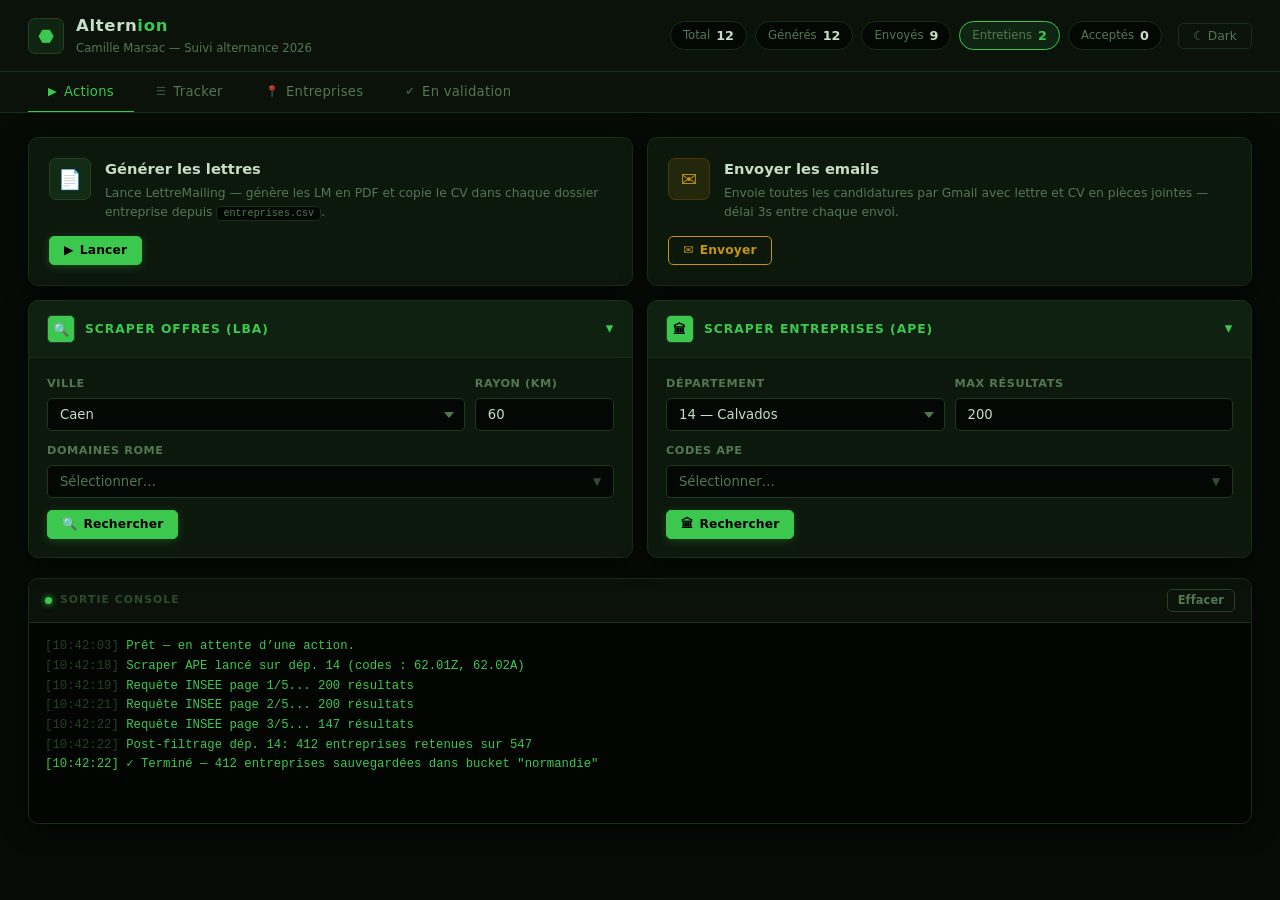
<file: src/main/resources/preview/index.html>
<!DOCTYPE html>
<html lang="fr" data-theme="dark">
<head>
  <meta charset="UTF-8">
  <title>Alternion — Preview</title>
  <meta name="viewport" content="width=device-width, initial-scale=1">
  <link rel="stylesheet" href="style.css">
</head>
<body>

<!-- ── Header ─────────────────────────────────────────────────── -->
<header class="hdr">
  <div class="hdr-brand">
    <div class="hdr-icon">&#11043;</div>
    <div>
      <div class="hdr-logo">Altern<span>ion</span></div>
      <div class="hdr-sub">Camille Marsac &mdash; Suivi alternance 2026</div>
    </div>
  </div>
  <div class="hdr-stats">
    <div class="stat-chip"><span>Total</span><span class="val">12</span></div>
    <div class="stat-chip"><span>G&eacute;n&eacute;r&eacute;s</span><span class="val">12</span></div>
    <div class="stat-chip"><span>Envoy&eacute;s</span><span class="val">9</span></div>
    <div class="stat-chip hi"><span>Entretiens</span><span class="val">2</span></div>
    <div class="stat-chip"><span>Accept&eacute;s</span><span class="val">0</span></div>
  </div>
  <button class="theme-btn" id="themeBtn" onclick="toggleTheme()">&#9790; Dark</button>
</header>

<!-- ── Tabs ───────────────────────────────────────────────────── -->
<nav class="tabs">
  <button class="tab on" onclick="switchTab(this,'pActions')">
    <span class="tab-ico">&#9654;</span>Actions
  </button>
  <button class="tab" onclick="switchTab(this,'pTracker')">
    <span class="tab-ico">&#9776;</span>Tracker
  </button>
  <button class="tab" onclick="switchTab(this,'pOffres')">
    <span class="tab-ico">&#128205;</span>Entreprises
  </button>
  <button class="tab" onclick="switchTab(this,'pCsv')">
    <span class="tab-ico">&#10004;</span>En validation
  </button>
</nav>

<!-- ══════════════════════════════════════════════════════════════
     PANE : ACTIONS
══════════════════════════════════════════════════════════════════ -->
<div id="pActions" class="pane on">

  <!-- Rang 1 : actions simples -->
  <div class="act-top-row">

    <!-- Générer les lettres -->
    <div class="act-card">
      <div class="act-card-top">
        <div class="act-card-ico">&#128196;</div>
        <div>
          <div class="act-card-title">G&eacute;n&eacute;rer les lettres</div>
          <div class="act-card-desc">Lance LettreMailing &mdash; g&eacute;n&egrave;re les LM en PDF et copie le CV dans chaque dossier entreprise depuis <code>entreprises.csv</code>.</div>
        </div>
      </div>
      <div>
        <button class="btn btn-g btn-sm">&#9654;&ensp;Lancer</button>
      </div>
    </div>

    <!-- Envoyer les emails -->
    <div class="act-card">
      <div class="act-card-top">
        <div class="act-card-ico" style="background:rgba(196,150,14,.12);border-color:#4a3808;color:var(--wrn)">&#9993;</div>
        <div>
          <div class="act-card-title">Envoyer les emails</div>
          <div class="act-card-desc">Envoie toutes les candidatures par Gmail avec lettre et CV en pi&egrave;ces jointes &mdash; d&eacute;lai 3s entre chaque envoi.</div>
        </div>
      </div>
      <div>
        <button class="btn btn-w btn-sm">&#9993;&ensp;Envoyer</button>
      </div>
    </div>

  </div><!-- /act-top-row -->

  <!-- Rang 2 : scrapers (collapsibles) -->
  <div class="act-bottom-row">

    <!-- Scraper offres LBA -->
    <div class="card">
      <button class="card-hdr open" onclick="toggleCard(this)">
        <div class="card-hdr-left">
          <div class="card-hdr-ico">&#128269;</div>
          <span>Scraper offres (LBA)</span>
        </div>
        <span class="chev">&#9654;</span>
      </button>
      <div class="card-body open">
        <div class="frow fc31">
          <div>
            <label class="flbl">Ville</label>
            <select class="fsel">
              <option>Caen</option>
              <option>Rouen</option>
              <option>&Eacute;vreux</option>
              <option>Argentan</option>
              <option>Granville</option>
              <option>Autre&hellip;</option>
            </select>
          </div>
          <div>
            <label class="flbl">Rayon (km)</label>
            <input class="finp" value="60">
          </div>
        </div>

        <div>
          <label class="flbl">Domaines ROME</label>
          <div class="ms" id="msRome">
            <button class="ms-btn" onclick="toggleMs('msRome')" type="button">
              <span class="ms-lbl" id="msRomeLbl">S&eacute;lectionner&hellip;</span>
              <span class="ms-arr">&#9660;</span>
            </button>
            <div class="ms-panel" id="msRomePanel">
              <div class="ms-grp">
                <div class="ms-glbl">Informatique</div>
                <div class="mi"><input type="checkbox" id="rM1805"><label for="rM1805">M1805 &mdash; D&eacute;veloppement informatique</label></div>
                <div class="mi"><input type="checkbox" id="rM1810"><label for="rM1810">M1810 &mdash; Production &amp; exploitation SI</label></div>
                <div class="mi"><input type="checkbox" id="rM1802"><label for="rM1802">M1802 &mdash; Expertise &amp; support SI</label></div>
                <div class="mi"><input type="checkbox" id="rM1806"><label for="rM1806">M1806 &mdash; Conseil &amp; MOA SI</label></div>
                <div class="mi"><input type="checkbox" id="rM1801"><label for="rM1801">M1801 &mdash; Administration SI</label></div>
                <div class="mi"><input type="checkbox" id="rM1803"><label for="rM1803">M1803 &mdash; Direction des SI</label></div>
                <div class="mi"><input type="checkbox" id="rM1804"><label for="rM1804">M1804 &mdash; D&eacute;veloppement jeux vid&eacute;o</label></div>
              </div>
              <div class="ms-grp">
                <div class="ms-glbl">Restauration &amp; H&ocirc;tellerie</div>
                <div class="mi"><input type="checkbox" id="rH2101"><label for="rH2101">H2101 &mdash; Service en restauration</label></div>
                <div class="mi"><input type="checkbox" id="rH2102"><label for="rH2102">H2102 &mdash; Management restauration</label></div>
                <div class="mi"><input type="checkbox" id="rH2301"><label for="rH2301">H2301 &mdash; Cuisine (commis, cuisinier)</label></div>
                <div class="mi"><input type="checkbox" id="rG1703"><label for="rG1703">G1703 &mdash; R&eacute;ception h&ocirc;teli&egrave;re</label></div>
                <div class="mi"><input type="checkbox" id="rG1801"><label for="rG1801">G1801 &mdash; Portier, voiturier</label></div>
              </div>
              <div class="ms-grp">
                <div class="ms-glbl">Commerce &amp; Grande distribution</div>
                <div class="mi"><input type="checkbox" id="rD1505"><label for="rD1505">D1505 &mdash; H&ocirc;tesse / personnel de caisse</label></div>
                <div class="mi"><input type="checkbox" id="rD1507"><label for="rD1507">D1507 &mdash; Mise en rayon libre-service</label></div>
                <div class="mi"><input type="checkbox" id="rD1211"><label for="rD1211">D1211 &mdash; Vente en alimentation</label></div>
                <div class="mi"><input type="checkbox" id="rD1212"><label for="rD1212">D1212 &mdash; Vente habillement &amp; accessoires</label></div>
                <div class="mi"><input type="checkbox" id="rD1106"><label for="rD1106">D1106 &mdash; Vente &eacute;quipement maison</label></div>
              </div>
              <div class="ms-grp">
                <div class="ms-glbl">Accueil &amp; Services</div>
                <div class="mi"><input type="checkbox" id="rM1601"><label for="rM1601">M1601 &mdash; Accueil &amp; renseignements</label></div>
                <div class="mi"><input type="checkbox" id="rK1304"><label for="rK1304">K1304 &mdash; Services domestiques</label></div>
                <div class="mi"><input type="checkbox" id="rN1103"><label for="rN1103">N1103 &mdash; Magasinage &amp; stockage</label></div>
                <div class="mi"><input type="checkbox" id="rN1105"><label for="rN1105">N1105 &mdash; Manutention</label></div>
              </div>
            </div>
          </div>
        </div>

        <button class="btn btn-g btn-sm">&#128269;&ensp;Rechercher</button>
      </div>
    </div>

    <!-- Scraper entreprises APE -->
    <div class="card">
      <button class="card-hdr open" onclick="toggleCard(this)">
        <div class="card-hdr-left">
          <div class="card-hdr-ico">&#127963;</div>
          <span>Scraper entreprises (APE)</span>
        </div>
        <span class="chev">&#9654;</span>
      </button>
      <div class="card-body open">
        <div class="frow fc2">
          <div>
            <label class="flbl">D&eacute;partement</label>
            <select class="fsel">
              <option>14 &mdash; Calvados</option>
              <option>27 &mdash; Eure</option>
              <option>50 &mdash; Manche</option>
              <option>61 &mdash; Orne</option>
              <option>76 &mdash; Seine-Maritime</option>
              <option>Autre&hellip;</option>
            </select>
          </div>
          <div>
            <label class="flbl">Max r&eacute;sultats</label>
            <input class="finp" value="200">
          </div>
        </div>

        <div>
          <label class="flbl">Codes APE</label>
          <div class="ms" id="msApe">
            <button class="ms-btn" onclick="toggleMs('msApe')" type="button">
              <span class="ms-lbl" id="msApeLbl">S&eacute;lectionner&hellip;</span>
              <span class="ms-arr">&#9660;</span>
            </button>
            <div class="ms-panel" id="msApePanel">
              <div class="ms-grp">
                <div class="ms-glbl">Informatique &amp; Num&eacute;rique</div>
                <div class="mi"><input type="checkbox" id="a6201Z"><label for="a6201Z">62.01Z &mdash; Programmation informatique</label></div>
                <div class="mi"><input type="checkbox" id="a6202A"><label for="a6202A">62.02A &mdash; Conseil syst&egrave;mes &amp; logiciels</label></div>
                <div class="mi"><input type="checkbox" id="a6202B"><label for="a6202B">62.02B &mdash; Tierce maintenance SI</label></div>
                <div class="mi"><input type="checkbox" id="a6203Z"><label for="a6203Z">62.03Z &mdash; Gestion installations info.</label></div>
                <div class="mi"><input type="checkbox" id="a6209Z"><label for="a6209Z">62.09Z &mdash; Autres activit&eacute;s info.</label></div>
                <div class="mi"><input type="checkbox" id="a6311Z"><label for="a6311Z">63.11Z &mdash; H&eacute;bergement &amp; donn&eacute;es</label></div>
                <div class="mi"><input type="checkbox" id="a5829C"><label for="a5829C">58.29C &mdash; &Eacute;dition logiciels applicatifs</label></div>
                <div class="mi"><input type="checkbox" id="a7112B"><label for="a7112B">71.12B &mdash; Ing&eacute;nierie &amp; bureau d&rsquo;&eacute;tudes</label></div>
              </div>
              <div class="ms-grp">
                <div class="ms-glbl">Restauration &amp; H&ocirc;tellerie</div>
                <div class="mi"><input type="checkbox" id="a5610A"><label for="a5610A">56.10A &mdash; Restauration traditionnelle</label></div>
                <div class="mi"><input type="checkbox" id="a5610B"><label for="a5610B">56.10B &mdash; Caf&eacute;t&eacute;rias &amp; libres-services</label></div>
                <div class="mi"><input type="checkbox" id="a5621Z"><label for="a5621Z">56.21Z &mdash; Traiteurs &amp; r&eacute;ceptions</label></div>
                <div class="mi"><input type="checkbox" id="a5629A"><label for="a5629A">56.29A &mdash; Restauration collective</label></div>
                <div class="mi"><input type="checkbox" id="a5630Z"><label for="a5630Z">56.30Z &mdash; D&eacute;bits de boissons</label></div>
                <div class="mi"><input type="checkbox" id="a5510Z"><label for="a5510Z">55.10Z &mdash; H&ocirc;tels &amp; h&eacute;bergement</label></div>
              </div>
              <div class="ms-grp">
                <div class="ms-glbl">Commerce &amp; Grande distribution</div>
                <div class="mi"><input type="checkbox" id="a4711B"><label for="a4711B">47.11B &mdash; Supermarch&eacute;s</label></div>
                <div class="mi"><input type="checkbox" id="a4711F"><label for="a4711F">47.11F &mdash; Hypermarch&eacute;s</label></div>
                <div class="mi"><input type="checkbox" id="a4729Z"><label for="a4729Z">47.29Z &mdash; Autres commerces alimentaires</label></div>
                <div class="mi"><input type="checkbox" id="a4771Z"><label for="a4771Z">47.71Z &mdash; Commerce habillement</label></div>
                <div class="mi"><input type="checkbox" id="a4772Z"><label for="a4772Z">47.72Z &mdash; Commerce chaussures</label></div>
              </div>
              <div class="ms-grp">
                <div class="ms-glbl">Services aux personnes</div>
                <div class="mi"><input type="checkbox" id="a8121Z"><label for="a8121Z">81.21Z &mdash; Nettoyage courant b&acirc;timents</label></div>
                <div class="mi"><input type="checkbox" id="a9601A"><label for="a9601A">96.01A &mdash; Blanchisseries &amp; laveries</label></div>
                <div class="mi"><input type="checkbox" id="a8810A"><label for="a8810A">88.10A &mdash; Aide &agrave; domicile</label></div>
                <div class="mi"><input type="checkbox" id="a8010Z"><label for="a8010Z">80.10Z &mdash; S&eacute;curit&eacute; priv&eacute;e</label></div>
              </div>
            </div>
          </div>
        </div>

        <button class="btn btn-g btn-sm">&#127963;&ensp;Rechercher</button>
      </div>
    </div>

  </div><!-- /act-bottom-row -->

  <!-- Console -->
  <div class="con-wrap">
    <div class="con-hdr">
      <span class="con-lbl">
        <span class="con-dot"></span>
        Sortie console
      </span>
      <button class="btn btn-o btn-xs">Effacer</button>
    </div>
    <div class="con-box"><span class="con-line-dim">[10:42:03]</span> <span class="con-line-ok">Pr&ecirc;t &mdash; en attente d&rsquo;une action.</span>
<span class="con-line-dim">[10:42:18]</span> <span class="con-line-ok">Scraper APE lanc&eacute; sur d&eacute;p. 14 (codes : 62.01Z, 62.02A)</span>
<span class="con-line-dim">[10:42:19]</span> Requ&ecirc;te INSEE page 1/5... 200 r&eacute;sultats
<span class="con-line-dim">[10:42:21]</span> Requ&ecirc;te INSEE page 2/5... 200 r&eacute;sultats
<span class="con-line-dim">[10:42:22]</span> Requ&ecirc;te INSEE page 3/5... 147 r&eacute;sultats
<span class="con-line-dim">[10:42:22]</span> Post-filtrage d&eacute;p. 14: 412 entreprises retenues sur 547
<span class="con-line-ok">[10:42:22]</span> <span class="con-line-ok">&#10003; Termin&eacute; &mdash; 412 entreprises sauvegard&eacute;es dans bucket "normandie"</span></div>
  </div>

</div><!-- /pActions -->

<!-- ══════════════════════════════════════════════════════════════
     PANE : TRACKER
══════════════════════════════════════════════════════════════════ -->
<div id="pTracker" class="pane">

  <div class="tbl-wrap">
    <table class="tbl">
      <thead>
        <tr>
          <th style="width:28%">Soci&eacute;t&eacute;</th>
          <th style="width:24%">Email</th>
          <th style="width:11%">G&eacute;n&eacute;r&eacute;</th>
          <th style="width:11%">Envoy&eacute;</th>
          <th style="width:12%">Statut</th>
          <th class="tal">Notes</th>
          <th style="width:60px"></th>
        </tr>
      </thead>
      <tbody>

        <!-- Row 1 : entretien -->
        <tr class="erow xp" onclick="toggleRow(this)">
          <td><span class="expand-ico">&#9654;</span>Sopra Steria Normandie</td>
          <td>alternance@sopra.fr</td>
          <td>15/02/2026</td>
          <td>16/02/2026</td>
          <td><span class="bdg bdg-entret">Entretien</span></td>
          <td>RDV 05/03 14h</td>
          <td class="row-acts">
            <button class="btn btn-o btn-xs">&#9998;</button>
          </td>
        </tr>
        <tr class="drow" id="det-1">
          <td colspan="7">
            <div class="det-box">
              <div class="dl"><span class="dk">Adresse</span><span class="dv">Normandie Park, 14000 Caen</span></div>
              <div class="dl"><span class="dk">Email</span><span class="dv">alternance@sopra.fr</span></div>
              <div class="dl"><span class="dk">Notes compl&egrave;tes</span><span class="dv">RDV t&eacute;l&eacute;phonique le 05/03 &agrave; 14h avec M. Laurent</span></div>
              <div class="dl"><span class="dk">Statut</span><span class="dv"><select class="stat-sel"><option>entretien</option><option>envoy&eacute;</option><option>g&eacute;n&eacute;r&eacute;</option><option>accept&eacute;</option><option>refus&eacute;</option></select></span></div>
            </div>
          </td>
        </tr>

        <!-- Row 2 : entretien -->
        <tr class="erow" onclick="toggleRow(this)">
          <td><span class="expand-ico">&#9654;</span>TechSolutions SAS</td>
          <td>rh@techsolutions-caen.fr</td>
          <td>18/02/2026</td>
          <td>19/02/2026</td>
          <td><span class="bdg bdg-entret">Entretien</span></td>
          <td>Email de relance ok</td>
          <td class="row-acts">
            <button class="btn btn-o btn-xs">&#9998;</button>
          </td>
        </tr>
        <tr class="drow" style="display:none" id="det-2">
          <td colspan="7">
            <div class="det-box">
              <div class="dl"><span class="dk">Adresse</span><span class="dv">14 Rue Alfred Kastler, 14000 Caen</span></div>
              <div class="dl"><span class="dk">Email</span><span class="dv">rh@techsolutions-caen.fr</span></div>
              <div class="dl"><span class="dk">Site</span><span class="dv"><a href="#" class="site-link">techsolutions-caen.fr</a></span></div>
              <div class="dl"><span class="dk">Statut</span><span class="dv"><select class="stat-sel"><option>entretien</option><option>envoy&eacute;</option></select></span></div>
            </div>
          </td>
        </tr>

        <!-- Row 3 : envoyé -->
        <tr class="erow" onclick="toggleRow(this)">
          <td><span class="expand-ico">&#9654;</span>H&ocirc;tel Normandy</td>
          <td>rh@hotelnormandy.fr</td>
          <td>20/02/2026</td>
          <td>21/02/2026</td>
          <td><span class="bdg bdg-envoye">Envoy&eacute;</span></td>
          <td>&mdash;</td>
          <td class="row-acts">
            <button class="btn btn-o btn-xs">&#9998;</button>
          </td>
        </tr>
        <tr class="drow" style="display:none">
          <td colspan="7">
            <div class="det-box">
              <div class="dl"><span class="dk">Adresse</span><span class="dv">19 Rue Jeanne d'Arc, 14000 Caen</span></div>
              <div class="dl"><span class="dk">Email</span><span class="dv">rh@hotelnormandy.fr</span></div>
              <div class="dl"><span class="dk">Statut</span><span class="dv"><select class="stat-sel"><option>envoy&eacute;</option><option>entretien</option></select></span></div>
            </div>
          </td>
        </tr>

        <!-- Row 4 : envoyé -->
        <tr class="erow" onclick="toggleRow(this)">
          <td><span class="expand-ico">&#9654;</span>Restaurant Le Normand</td>
          <td>contact@lenormand.fr</td>
          <td>22/02/2026</td>
          <td>23/02/2026</td>
          <td><span class="bdg bdg-envoye">Envoy&eacute;</span></td>
          <td>&mdash;</td>
          <td class="row-acts">
            <button class="btn btn-o btn-xs">&#9998;</button>
          </td>
        </tr>
        <tr class="drow" style="display:none">
          <td colspan="7">
            <div class="det-box">
              <div class="dl"><span class="dk">Adresse</span><span class="dv">8 Place de la R&eacute;publique, 14000 Caen</span></div>
              <div class="dl"><span class="dk">Email</span><span class="dv">contact@lenormand.fr</span></div>
              <div class="dl"><span class="dk">Statut</span><span class="dv"><select class="stat-sel"><option>envoy&eacute;</option><option>entretien</option></select></span></div>
            </div>
          </td>
        </tr>

        <!-- Row 5 : généré -->
        <tr class="erow" onclick="toggleRow(this)">
          <td><span class="expand-ico">&#9654;</span>Carrefour Market H&eacute;rouville</td>
          <td>&mdash;</td>
          <td>24/02/2026</td>
          <td>&mdash;</td>
          <td><span class="bdg bdg-gen">G&eacute;n&eacute;r&eacute;</span></td>
          <td>&mdash;</td>
          <td class="row-acts">
            <button class="btn btn-o btn-xs">&#9998;</button>
          </td>
        </tr>
        <tr class="drow" style="display:none">
          <td colspan="7">
            <div class="det-box">
              <div class="dl"><span class="dk">Adresse</span><span class="dv">Av. de la C&ocirc;te de Nacre, 14200 H&eacute;rouville-Saint-Clair</span></div>
              <div class="dl"><span class="dk">Email</span><span class="dv">non renseign&eacute;</span></div>
              <div class="dl"><span class="dk">Statut</span><span class="dv"><select class="stat-sel"><option>g&eacute;n&eacute;r&eacute;</option><option>envoy&eacute;</option></select></span></div>
            </div>
          </td>
        </tr>

      </tbody>
    </table>
  </div>

</div><!-- /pTracker -->

<!-- ══════════════════════════════════════════════════════════════
     PANE : ENTREPRISES (buckets)
══════════════════════════════════════════════════════════════════ -->
<div id="pOffres" class="pane">

  <div class="bkt-bar">
    <button class="bkt-pill on">Tout <span class="cnt">47</span></button>
    <button class="bkt-pill">avec-offre <span class="cnt">18</span></button>
    <button class="bkt-pill">sans-offre <span class="cnt">21</span></button>
    <button class="bkt-pill">normandie <span class="cnt">8</span></button>
    <div class="bkt-acts">
      <button class="btn btn-o btn-xs">Vider</button>
      <button class="btn btn-d btn-xs">Supprimer</button>
    </div>
  </div>

  <p class="pane-note">
    Cliquez sur une ligne pour afficher les d&eacute;tails. Cliquez sur <strong>Valider &rarr;</strong> pour transf&eacute;rer dans <em>En validation</em>.
  </p>

  <div class="tbl-wrap">
    <table class="tbl">
      <thead>
        <tr>
          <th style="width:35%" class="tal">Soci&eacute;t&eacute;</th>
          <th style="width:20%" class="tal">CP / Ville</th>
          <th style="width:22%" class="tal">Domaine</th>
          <th style="width:10%" class="tal">Source</th>
          <th style="width:13%"></th>
        </tr>
      </thead>
      <tbody>

        <!-- Row 1 expanded -->
        <tr class="erow xp" onclick="toggleRow(this)">
          <td class="tal"><span class="expand-ico">&#9654;</span>TechSolutions SAS</td>
          <td class="tal">14000 Caen</td>
          <td class="tal">Programmation informatique</td>
          <td class="tal"><span class="bdg bdg-offre">Offre</span></td>
          <td><div class="row-acts"><button class="btn btn-g btn-xs">Valider &rarr;</button></div></td>
        </tr>
        <tr class="drow" id="det-ent-1">
          <td colspan="5">
            <div class="det-box">
              <div class="dl"><span class="dk">Nom complet</span><span class="dv">TechSolutions SAS</span></div>
              <div class="dl"><span class="dk">Adresse</span><span class="dv">14 Rue Alfred Kastler, 14000 Caen</span></div>
              <div class="dl"><span class="dk">SIRET</span><span class="dv">82341905700018</span></div>
              <div class="dl"><span class="dk">APE</span><span class="dv">62.01Z &mdash; Programmation informatique</span></div>
              <div class="dl"><span class="dk">Site web</span><span class="dv"><a href="#" class="site-link">techsolutions-caen.fr</a></span></div>
              <div class="dl"><span class="dk">Email</span><span class="dv">contact@techsolutions-caen.fr</span></div>
            </div>
          </td>
        </tr>

        <!-- Row 2 -->
        <tr class="erow" onclick="toggleRow(this)">
          <td class="tal"><span class="expand-ico">&#9654;</span>H&ocirc;tel Normandy &amp; Spa</td>
          <td class="tal">14000 Caen</td>
          <td class="tal">H&ocirc;tels &amp; h&eacute;bergement</td>
          <td class="tal"><span class="bdg bdg-offre">Offre</span></td>
          <td><div class="row-acts"><button class="btn btn-g btn-xs">Valider &rarr;</button></div></td>
        </tr>
        <tr class="drow" style="display:none">
          <td colspan="5">
            <div class="det-box">
              <div class="dl"><span class="dk">Adresse</span><span class="dv">19 Rue Jeanne d'Arc, 14000 Caen</span></div>
              <div class="dl"><span class="dk">APE</span><span class="dv">55.10Z &mdash; H&ocirc;tels &amp; h&eacute;bergement</span></div>
              <div class="dl"><span class="dk">Site web</span><span class="dv"><a href="#" class="site-link">hotelnormandy.fr</a></span></div>
              <div class="dl"><span class="dk">Email</span><span class="dv">rh@hotelnormandy.fr</span></div>
            </div>
          </td>
        </tr>

        <!-- Row 3 -->
        <tr class="erow" onclick="toggleRow(this)">
          <td class="tal"><span class="expand-ico">&#9654;</span>Restaurant Le Normand</td>
          <td class="tal">14000 Caen</td>
          <td class="tal">Restauration traditionnelle</td>
          <td class="tal"><span class="bdg bdg-nooffre">Sans offre</span></td>
          <td><div class="row-acts"><button class="btn btn-g btn-xs">Valider &rarr;</button></div></td>
        </tr>
        <tr class="drow" style="display:none">
          <td colspan="5">
            <div class="det-box">
              <div class="dl"><span class="dk">Adresse</span><span class="dv">8 Place de la R&eacute;publique, 14000 Caen</span></div>
              <div class="dl"><span class="dk">APE</span><span class="dv">56.10A &mdash; Restauration traditionnelle</span></div>
              <div class="dl"><span class="dk">Email</span><span class="dv">contact@lenormand.fr</span></div>
            </div>
          </td>
        </tr>

        <!-- Row 4 -->
        <tr class="erow" onclick="toggleRow(this)">
          <td class="tal"><span class="expand-ico">&#9654;</span>Leclerc H&eacute;rouville</td>
          <td class="tal">14200 H&eacute;rouville-Saint-Clair</td>
          <td class="tal">Hypermarch&eacute;s</td>
          <td class="tal"><span class="bdg bdg-nooffre">Sans offre</span></td>
          <td><div class="row-acts"><button class="btn btn-g btn-xs">Valider &rarr;</button></div></td>
        </tr>
        <tr class="drow" style="display:none">
          <td colspan="5">
            <div class="det-box">
              <div class="dl"><span class="dk">Adresse</span><span class="dv">Av. de la C&ocirc;te de Nacre, 14200 H&eacute;rouville-Saint-Clair</span></div>
              <div class="dl"><span class="dk">APE</span><span class="dv">47.11F &mdash; Hypermarch&eacute;s</span></div>
              <div class="dl"><span class="dk">SIRET</span><span class="dv">32234050100062</span></div>
            </div>
          </td>
        </tr>

        <!-- Row 5 -->
        <tr class="erow" onclick="toggleRow(this)">
          <td class="tal"><span class="expand-ico">&#9654;</span>Carrefour Market Bayeux</td>
          <td class="tal">14400 Bayeux</td>
          <td class="tal">Supermarch&eacute;s</td>
          <td class="tal"><span class="bdg bdg-nooffre">Sans offre</span></td>
          <td><div class="row-acts"><button class="btn btn-g btn-xs">Valider &rarr;</button></div></td>
        </tr>
        <tr class="drow" style="display:none">
          <td colspan="5">
            <div class="det-box">
              <div class="dl"><span class="dk">Adresse</span><span class="dv">3 Rue de la Poterie, 14400 Bayeux</span></div>
              <div class="dl"><span class="dk">APE</span><span class="dv">47.11B &mdash; Supermarch&eacute;s</span></div>
            </div>
          </td>
        </tr>

        <!-- Row 6 -->
        <tr class="erow" onclick="toggleRow(this)">
          <td class="tal"><span class="expand-ico">&#9654;</span>Digital Normandie</td>
          <td class="tal">14000 Caen</td>
          <td class="tal">Conseil syst&egrave;mes &amp; logiciels</td>
          <td class="tal"><span class="bdg bdg-offre">Offre</span></td>
          <td><div class="row-acts"><button class="btn btn-g btn-xs">Valider &rarr;</button></div></td>
        </tr>
        <tr class="drow" style="display:none">
          <td colspan="5">
            <div class="det-box">
              <div class="dl"><span class="dk">Adresse</span><span class="dv">Technopole Caen Normandie, 14000 Caen</span></div>
              <div class="dl"><span class="dk">APE</span><span class="dv">62.02A &mdash; Conseil syst&egrave;mes &amp; logiciels</span></div>
              <div class="dl"><span class="dk">Site web</span><span class="dv"><a href="#" class="site-link">digital-normandie.fr</a></span></div>
              <div class="dl"><span class="dk">Email</span><span class="dv">jobs@digital-normandie.fr</span></div>
            </div>
          </td>
        </tr>

      </tbody>
    </table>
  </div>

</div><!-- /pOffres -->

<!-- ══════════════════════════════════════════════════════════════
     PANE : EN VALIDATION
══════════════════════════════════════════════════════════════════ -->
<div id="pCsv" class="pane">

  <div class="tbl-header">
    <span class="tbl-title">Contenu de <code>data/entreprises.csv</code></span>
    <div class="tbl-actions">
      <button class="btn btn-g btn-sm">+ Ajouter</button>
    </div>
  </div>

  <div class="tbl-wrap">
    <table class="tbl">
      <thead>
        <tr>
          <th style="width:28%" class="tal">Soci&eacute;t&eacute;</th>
          <th style="width:32%" class="tal">Adresse</th>
          <th style="width:26%" class="tal">Email</th>
          <th style="width:14%"></th>
        </tr>
      </thead>
      <tbody>

        <tr>
          <td class="tal">Sopra Steria Normandie</td>
          <td class="tal">Normandie Park, 14000 Caen</td>
          <td class="tal">alternance@sopra.fr</td>
          <td><div class="row-acts">
            <button class="btn btn-o btn-xs">&#9998;</button>
            <button class="btn btn-d btn-xs">&#10005;</button>
          </div></td>
        </tr>

        <tr>
          <td class="tal">TechSolutions SAS</td>
          <td class="tal">14 Rue Alfred Kastler, 14000 Caen</td>
          <td class="tal">rh@techsolutions-caen.fr</td>
          <td><div class="row-acts">
            <button class="btn btn-o btn-xs">&#9998;</button>
            <button class="btn btn-d btn-xs">&#10005;</button>
          </div></td>
        </tr>

        <tr>
          <td class="tal">H&ocirc;tel Normandy &amp; Spa</td>
          <td class="tal">19 Rue Jeanne d'Arc, 14000 Caen</td>
          <td class="tal">rh@hotelnormandy.fr</td>
          <td><div class="row-acts">
            <button class="btn btn-o btn-xs">&#9998;</button>
            <button class="btn btn-d btn-xs">&#10005;</button>
          </div></td>
        </tr>

        <tr>
          <td class="tal">Digital Normandie</td>
          <td class="tal">Technopole Caen Normandie, 14000 Caen</td>
          <td class="tal">jobs@digital-normandie.fr</td>
          <td><div class="row-acts">
            <button class="btn btn-o btn-xs">&#9998;</button>
            <button class="btn btn-d btn-xs">&#10005;</button>
          </div></td>
        </tr>

        <tr>
          <td class="tal">Restaurant Le Normand</td>
          <td class="tal">8 Place de la R&eacute;publique, 14000 Caen</td>
          <td class="tal">contact@lenormand.fr</td>
          <td><div class="row-acts">
            <button class="btn btn-o btn-xs">&#9998;</button>
            <button class="btn btn-d btn-xs">&#10005;</button>
          </div></td>
        </tr>

        <tr>
          <td class="tal">Ingeniance Normandie</td>
          <td class="tal">Rue Claude Bloch, 14000 Caen</td>
          <td class="tal">recrutement@ingeniance.fr</td>
          <td><div class="row-acts">
            <button class="btn btn-o btn-xs">&#9998;</button>
            <button class="btn btn-d btn-xs">&#10005;</button>
          </div></td>
        </tr>

      </tbody>
    </table>
  </div>

</div><!-- /pCsv -->


<!-- ── Modal bucket ────────────────────────────────────────────── -->
<div id="ovBucket" class="ov">
  <div class="mbox">
    <div class="mtit">R&eacute;pertoire de destination</div>
    <div class="mfld">
      <label class="flbl">R&eacute;pertoire</label>
      <select class="fsel">
        <option>avec-offre</option>
        <option>sans-offre</option>
        <option>normandie</option>
        <option>&#43; Cr&eacute;er un r&eacute;pertoire&hellip;</option>
      </select>
    </div>
    <div class="mfoo">
      <button class="btn btn-o btn-sm" onclick="document.getElementById('ovBucket').classList.remove('on')">Annuler</button>
      <button class="btn btn-g btn-sm">Lancer</button>
    </div>
  </div>
</div>

<!-- ── Modal ajout entreprise ─────────────────────────────────── -->
<div id="ovEntreprise" class="ov">
  <div class="mbox">
    <div class="mtit">Ajouter une entreprise</div>
    <div class="mfld">
      <label class="flbl">Soci&eacute;t&eacute; <span style="color:var(--dng)">*</span></label>
      <input class="finp" placeholder="Nom de l&rsquo;entreprise">
    </div>
    <div class="mfld">
      <label class="flbl">Adresse postale</label>
      <input class="finp" placeholder="14 rue Alfred Kastler">
    </div>
    <div class="mfld">
      <label class="flbl">Code postal + Ville</label>
      <input class="finp" placeholder="14000 Caen">
    </div>
    <div class="mfld">
      <label class="flbl">Email destinataire</label>
      <input class="finp" placeholder="contact@entreprise.fr">
    </div>
    <div class="mfoo">
      <button class="btn btn-o btn-sm" onclick="document.getElementById('ovEntreprise').classList.remove('on')">Annuler</button>
      <button class="btn btn-g btn-sm">Sauvegarder</button>
    </div>
  </div>
</div>


<script>
/* ── Tabs ─────────────────────────────────────────────────────── */
function switchTab(btn, id) {
  document.querySelectorAll('.tab').forEach(t => t.classList.remove('on'));
  document.querySelectorAll('.pane').forEach(p => p.classList.remove('on'));
  btn.classList.add('on');
  document.getElementById(id).classList.add('on');
}

/* ── Thème ────────────────────────────────────────────────────── */
function toggleTheme() {
  var isLight = document.documentElement.getAttribute('data-theme') !== 'light';
  document.documentElement.setAttribute('data-theme', isLight ? 'light' : 'dark');
  document.getElementById('themeBtn').textContent = isLight ? '☀ Light' : '☾ Dark';
}

/* ── Cards collapsibles ───────────────────────────────────────── */
function toggleCard(hdr) {
  hdr.classList.toggle('open');
  hdr.nextElementSibling.classList.toggle('open');
}

/* ── Multi-select ─────────────────────────────────────────────── */
function toggleMs(id) {
  var btn   = document.querySelector('#' + id + ' .ms-btn');
  var panel = document.querySelector('#' + id + ' .ms-panel');
  var wasOpen = panel.classList.contains('open');
  document.querySelectorAll('.ms-panel').forEach(p => p.classList.remove('open'));
  document.querySelectorAll('.ms-btn').forEach(b => b.classList.remove('open'));
  if (!wasOpen) { panel.classList.add('open'); btn.classList.add('open'); }
}
document.addEventListener('click', function(e) {
  if (!e.target.closest('.ms')) {
    document.querySelectorAll('.ms-panel').forEach(p => p.classList.remove('open'));
    document.querySelectorAll('.ms-btn').forEach(b => b.classList.remove('open'));
  }
});

/* ── Expand rows ──────────────────────────────────────────────── */
var rowIdx = 0;
function toggleRow(erow) {
  var next = erow.nextElementSibling;
  if (!next || !next.classList.contains('drow')) return;
  var open = erow.classList.toggle('xp');
  next.style.display = open ? '' : 'none';
}

/* Init: show first detail rows that are already expanded */
document.querySelectorAll('.erow.xp').forEach(function(row) {
  var next = row.nextElementSibling;
  if (next && next.classList.contains('drow')) {
    next.style.display = '';
  }
});

/* ── Bucket pills ─────────────────────────────────────────────── */
document.querySelectorAll('.bkt-pill').forEach(function(pill) {
  pill.addEventListener('click', function() {
    document.querySelectorAll('.bkt-pill').forEach(p => p.classList.remove('on'));
    pill.classList.add('on');
  });
});
</script>
</body>
</html>
</file>
<file: src/main/resources/preview/style.css>
/* ── Alternion Preview — style.css ─────────────────────────── */

/* ── Variables ──────────────────────────────────────────────── */
:root {
  --bg:          #060b06;
  --bg-s:        #0a120a;
  --bg-card:     #0d180d;
  --bg-card-hov: #111f11;
  --bg-inp:      #040804;
  --bg-row:      #0c170c;
  --bg-det:      #050d05;
  --brd:         #172e17;
  --brd-s:       #254025;
  --brd-inp:     #1e3a1e;
  --txt:         #c6dfc6;
  --txt-d:       #527852;
  --txt-m:       #2e4a2e;
  --acc:         #3cc84e;
  --acc-d:       #2a9038;
  --acc-glow:    rgba(60,200,78,.10);
  --acc-glow-s:  rgba(60,200,78,.05);
  --dng:         #d94e4e;
  --wrn:         #c4960e;
  --suc:         rgba(60,200,78,.14);
  --suc-bd:      #3cc84e;
  --wrn-bg:      rgba(196,150,14,.12);
  --wrn-bd:      #c4960e;
  --dng-bg:      rgba(217,78,78,.12);
  --dng-bd:      #d94e4e;
  --int-bg:      rgba(100,160,220,.10);
  --int-bd:      #5a9de0;
  --int-fg:      #7ab0e8;
  --shadow:      0 2px 16px rgba(0,0,0,.55), 0 1px 3px rgba(0,0,0,.35);
  --shadow-card: 0 4px 24px rgba(0,0,0,.6), 0 1px 4px rgba(0,0,0,.4);
  --r:           10px;
  --r-s:         7px;
  --r-xs:        5px;
  --trans:       .15s ease;
}

[data-theme="light"] {
  --bg:          #f0f5f0;
  --bg-s:        #e4ede4;
  --bg-card:     #ffffff;
  --bg-card-hov: #f5faf5;
  --bg-inp:      #ffffff;
  --bg-row:      #f7faf7;
  --bg-det:      #fafdfaaa;
  --brd:         #8ab88a;
  --brd-s:       #5a8a5a;
  --brd-inp:     #a0c8a0;
  --txt:         #1a3a1a;
  --txt-d:       #3a6a3a;
  --txt-m:       #5a8a5a;
  --acc:         #1e7a2e;
  --acc-d:       #145022;
  --acc-glow:    rgba(30,122,46,.10);
  --acc-glow-s:  rgba(30,122,46,.05);
  --dng:         #aa2020;
  --wrn:         #8a6010;
  --shadow:      0 2px 12px rgba(0,0,0,.12), 0 1px 3px rgba(0,0,0,.08);
  --shadow-card: 0 4px 20px rgba(0,0,0,.1), 0 1px 4px rgba(0,0,0,.07);
}

/* ── Reset ───────────────────────────────────────────────────── */
*, *::before, *::after { box-sizing: border-box; margin: 0; padding: 0; }

html { font-size: 15px; }

body {
  background: var(--bg);
  color: var(--txt);
  font-family: 'Inter', 'Segoe UI', system-ui, -apple-system, sans-serif;
  line-height: 1.5;
  min-height: 100vh;
}

a { color: var(--acc); text-decoration: none; }
a:hover { text-decoration: underline; }
input, select, button, textarea { font-family: inherit; font-size: inherit; }

/* ── Scrollbar ────────────────────────────────────────────────── */
::-webkit-scrollbar { width: 6px; height: 6px; }
::-webkit-scrollbar-track { background: var(--bg); }
::-webkit-scrollbar-thumb { background: var(--brd-s); border-radius: 3px; }
::-webkit-scrollbar-thumb:hover { background: var(--acc-d); }

/* ── Header ───────────────────────────────────────────────────── */
.hdr {
  display: flex;
  align-items: center;
  gap: 16px;
  padding: 14px 28px;
  background: var(--bg-s);
  border-bottom: 1px solid var(--brd);
  flex-wrap: wrap;
  position: sticky;
  top: 0;
  z-index: 100;
}

.hdr-brand { display: flex; align-items: center; gap: 12px; }

.hdr-icon {
  width: 36px; height: 36px;
  background: var(--acc-glow);
  border: 1px solid var(--brd-s);
  border-radius: var(--r-s);
  display: flex; align-items: center; justify-content: center;
  font-size: 18px; color: var(--acc);
}

.hdr-logo {
  font-size: 1.1rem; font-weight: 700;
  color: var(--txt); letter-spacing: .04em;
}
.hdr-logo span { color: var(--acc); }

.hdr-sub {
  font-size: .78rem; color: var(--txt-d); margin-top: 1px;
}

.hdr-stats {
  display: flex; gap: 8px;
  flex-wrap: wrap;
  margin-left: auto;
  align-items: center;
}

.stat-chip {
  display: flex; align-items: center; gap: 6px;
  font-size: .78rem;
  padding: 4px 12px;
  border-radius: 20px;
  border: 1px solid var(--brd);
  color: var(--txt-d);
  background: var(--bg-inp);
  white-space: nowrap;
}
.stat-chip .val { font-weight: 700; font-size: .85rem; color: var(--txt); }
.stat-chip.hi { border-color: var(--acc); background: var(--acc-glow); }
.stat-chip.hi .val { color: var(--acc); }

.theme-btn {
  background: none;
  border: 1px solid var(--brd);
  color: var(--txt-d);
  border-radius: var(--r-xs);
  padding: 5px 14px;
  cursor: pointer;
  font-size: .82rem;
  transition: all var(--trans);
}
.theme-btn:hover { border-color: var(--acc); color: var(--acc); }

/* ── Tabs ─────────────────────────────────────────────────────── */
.tabs {
  display: flex;
  border-bottom: 1px solid var(--brd);
  background: var(--bg-s);
  padding: 0 28px;
  overflow-x: auto;
  gap: 2px;
}

.tab {
  background: none; border: none;
  border-bottom: 2px solid transparent;
  color: var(--txt-d);
  padding: 12px 20px;
  cursor: pointer;
  font-size: .88rem; font-weight: 500;
  letter-spacing: .02em;
  white-space: nowrap;
  margin-bottom: -1px;
  transition: all var(--trans);
  display: flex; align-items: center; gap: 7px;
}
.tab .tab-ico { font-size: .75rem; opacity: .7; }
.tab:hover { color: var(--txt); }
.tab.on { color: var(--acc); border-bottom-color: var(--acc); }
.tab.on .tab-ico { opacity: 1; }

/* ── Panes ────────────────────────────────────────────────────── */
.pane { display: none; padding: 24px 28px; }
.pane.on { display: block; }

/* ── Section title ────────────────────────────────────────────── */
.sec-title {
  font-size: .72rem; text-transform: uppercase;
  letter-spacing: .1em; font-weight: 700;
  color: var(--txt-m);
  margin-bottom: 14px;
  display: flex; align-items: center; gap: 8px;
}
.sec-title::after {
  content: ''; flex: 1; height: 1px; background: var(--brd);
}

/* ── Actions grid ─────────────────────────────────────────────── */
.act-top-row {
  display: grid;
  grid-template-columns: repeat(2, 1fr);
  gap: 14px;
  margin-bottom: 14px;
}
.act-bottom-row {
  display: grid;
  grid-template-columns: repeat(2, 1fr);
  gap: 14px;
  margin-bottom: 20px;
}
@media (max-width: 740px) {
  .act-top-row, .act-bottom-row { grid-template-columns: 1fr; }
}

/* ── Cards collapsibles ───────────────────────────────────────── */
.card {
  background: var(--bg-card);
  border: 1px solid var(--brd);
  border-radius: var(--r);
  overflow: hidden;
  box-shadow: var(--shadow-card);
  transition: border-color var(--trans);
}
.card:hover { border-color: var(--brd-s); }

.card-hdr {
  display: flex; align-items: center; justify-content: space-between;
  padding: 14px 18px;
  cursor: pointer; background: none; border: none; width: 100%;
  color: var(--txt-d);
  font-size: .82rem; text-transform: uppercase;
  letter-spacing: .08em; font-weight: 700;
  border-bottom: 1px solid transparent;
  transition: all var(--trans);
}
.card-hdr:hover { color: var(--txt); }
.card-hdr.open {
  color: var(--acc);
  border-bottom-color: var(--brd);
  background: var(--acc-glow-s);
}

.card-hdr-left { display: flex; align-items: center; gap: 10px; }
.card-hdr-ico {
  width: 28px; height: 28px;
  border-radius: var(--r-xs);
  background: var(--acc-glow);
  border: 1px solid var(--brd-s);
  display: flex; align-items: center; justify-content: center;
  font-size: 13px; color: var(--acc);
}
.card-hdr.open .card-hdr-ico { background: var(--acc); color: #000; }

.chev {
  font-size: .65rem; opacity: .5;
  transition: transform .18s, opacity .18s;
}
.card-hdr.open .chev { transform: rotate(90deg); opacity: 1; color: var(--acc); }

.card-body { display: none; padding: 18px; }
.card-body.open { display: block; }

/* ── Simple action cards ──────────────────────────────────────── */
.act-card {
  background: var(--bg-card);
  border: 1px solid var(--brd);
  border-radius: var(--r);
  padding: 20px;
  box-shadow: var(--shadow-card);
  display: flex; flex-direction: column; gap: 14px;
  transition: border-color var(--trans);
}
.act-card:hover { border-color: var(--brd-s); }

.act-card-top { display: flex; align-items: flex-start; gap: 14px; }
.act-card-ico {
  width: 42px; height: 42px; flex-shrink: 0;
  border-radius: var(--r-s);
  background: var(--acc-glow);
  border: 1px solid var(--brd-s);
  display: flex; align-items: center; justify-content: center;
  font-size: 19px; color: var(--acc);
}
.act-card-title { font-size: .98rem; font-weight: 600; color: var(--txt); margin-bottom: 4px; }
.act-card-desc { font-size: .82rem; color: var(--txt-d); line-height: 1.55; }

/* ── Formulaires ──────────────────────────────────────────────── */
.flbl {
  display: block; font-size: .75rem; color: var(--txt-d);
  margin-bottom: 5px; font-weight: 600;
  text-transform: uppercase; letter-spacing: .05em;
}

.finp, .fsel {
  display: block; width: 100%;
  background: var(--bg-inp);
  border: 1px solid var(--brd-inp);
  color: var(--txt);
  border-radius: var(--r-xs);
  padding: 8px 12px;
  font-size: .88rem;
  transition: border-color var(--trans);
  outline: none;
}
.finp:focus, .fsel:focus { border-color: var(--acc); box-shadow: 0 0 0 3px var(--acc-glow); }
.fsel { appearance: none; background-image: url("data:image/svg+xml,%3Csvg xmlns='http://www.w3.org/2000/svg' width='10' height='6'%3E%3Cpath d='M0 0l5 6 5-6z' fill='%23527852'/%3E%3C/svg%3E"); background-repeat: no-repeat; background-position: right 10px center; padding-right: 28px; cursor: pointer; }
.fsel option { background: #0a120a; }

.frow { display: grid; gap: 10px; margin-bottom: 12px; }
.fc2 { grid-template-columns: 1fr 1fr; }
.fc31 { grid-template-columns: 3fr 1fr; }
.fc13 { grid-template-columns: 1fr 3fr; }

/* ── Multi-select ─────────────────────────────────────────────── */
.ms { position: relative; margin-bottom: 12px; }
.ms-btn {
  display: flex; align-items: center; justify-content: space-between; gap: 8px;
  width: 100%;
  background: var(--bg-inp); border: 1px solid var(--brd-inp);
  color: var(--txt-d);
  border-radius: var(--r-xs); padding: 8px 12px;
  font-size: .88rem; cursor: pointer; text-align: left;
  transition: all var(--trans);
}
.ms-btn:hover, .ms-btn.open { border-color: var(--acc); color: var(--txt); }
.ms-btn.open { box-shadow: 0 0 0 3px var(--acc-glow); }
.ms-lbl { overflow: hidden; text-overflow: ellipsis; white-space: nowrap; flex: 1; }
.ms-arr { font-size: .7rem; flex-shrink: 0; transition: transform .15s; opacity: .6; }
.ms-btn.open .ms-arr { transform: rotate(180deg); opacity: 1; color: var(--acc); }

.ms-panel {
  display: none; position: absolute; top: calc(100% + 4px); left: 0; right: 0;
  background: var(--bg-card);
  border: 1px solid var(--acc);
  border-radius: var(--r-s);
  z-index: 400; max-height: 240px; overflow-y: auto;
  box-shadow: var(--shadow);
}
.ms-panel.open { display: block; }
.ms-grp { border-bottom: 1px solid var(--brd); padding: 4px 0; }
.ms-grp:last-child { border-bottom: none; }
.ms-glbl {
  font-size: .7rem; text-transform: uppercase;
  letter-spacing: .06em; font-weight: 700;
  color: var(--txt-m); padding: 7px 12px 3px;
}
.mi { display: flex; align-items: center; gap: 8px; padding: 5px 12px; cursor: pointer; }
.mi:hover { background: var(--acc-glow); }
.mi input[type=checkbox] { accent-color: var(--acc); cursor: pointer; flex-shrink: 0; width: 14px; height: 14px; }
.mi label { font-size: .83rem; color: var(--txt-d); cursor: pointer; line-height: 1.3; }
.mi:hover label { color: var(--txt); }

/* ── Boutons ──────────────────────────────────────────────────── */
.btn {
  display: inline-flex; align-items: center; gap: 6px;
  border-radius: var(--r-xs);
  padding: 8px 18px;
  font-size: .88rem; font-weight: 600;
  cursor: pointer; border: 1px solid;
  transition: all var(--trans);
  line-height: 1.2; white-space: nowrap;
  letter-spacing: .01em;
}
.btn-g {
  background: var(--acc); border-color: var(--acc); color: #000;
  box-shadow: 0 2px 8px rgba(60,200,78,.25);
}
.btn-g:hover { background: var(--acc-d); border-color: var(--acc-d); box-shadow: 0 4px 14px rgba(60,200,78,.35); }
.btn-o { background: transparent; border-color: var(--brd-s); color: var(--txt-d); }
.btn-o:hover { border-color: var(--acc); color: var(--acc); background: var(--acc-glow); }
.btn-w { background: transparent; border-color: var(--wrn); color: var(--wrn); }
.btn-w:hover { background: var(--wrn-bg); }
.btn-d { background: transparent; border-color: var(--dng); color: var(--dng); }
.btn-d:hover { background: var(--dng-bg); }
.btn-sm { padding: 6px 14px; font-size: .82rem; }
.btn-xs { padding: 4px 10px; font-size: .76rem; }
.btn:disabled { opacity: .4; cursor: not-allowed; }

/* ── Console ──────────────────────────────────────────────────── */
.con-wrap {
  background: var(--bg-card);
  border: 1px solid var(--brd);
  border-radius: var(--r);
  overflow: hidden;
  box-shadow: var(--shadow-card);
}
.con-hdr {
  display: flex; justify-content: space-between; align-items: center;
  padding: 10px 16px;
  border-bottom: 1px solid var(--brd);
  background: var(--bg-s);
}
.con-lbl {
  font-size: .72rem; text-transform: uppercase;
  letter-spacing: .1em; font-weight: 700; color: var(--txt-m);
  display: flex; align-items: center; gap: 8px;
}
.con-dot {
  width: 7px; height: 7px; border-radius: 50%;
  background: var(--acc);
  box-shadow: 0 0 6px var(--acc);
  animation: pulse 2s ease-in-out infinite;
}
@keyframes pulse { 0%,100% { opacity: 1; } 50% { opacity: .3; } }
.con-box {
  background: #020502;
  color: #3cc84e;
  font-family: 'Courier New', 'Consolas', monospace;
  font-size: .82rem;
  height: 200px; overflow-y: auto;
  padding: 14px 16px;
  white-space: pre-wrap;
  line-height: 1.6;
}
.con-line-dim { color: #254025; }
.con-line-ok  { color: #3cc84e; }
.con-line-wrn { color: #c4960e; }
.con-line-err { color: #d94e4e; }

/* ── Tables ───────────────────────────────────────────────────── */
.tbl-header {
  display: flex; justify-content: space-between; align-items: center;
  margin-bottom: 12px;
}
.tbl-title {
  font-size: .78rem; text-transform: uppercase;
  letter-spacing: .08em; font-weight: 700; color: var(--txt-d);
}
.tbl-actions { display: flex; gap: 8px; }

.tbl-wrap {
  background: var(--bg-card);
  border: 1px solid var(--brd);
  border-radius: var(--r);
  overflow: hidden;
  box-shadow: var(--shadow-card);
  overflow-x: auto;
}

.tbl { width: 100%; border-collapse: collapse; }

.tbl thead { background: var(--bg-s); }
.tbl th {
  font-size: .72rem; text-transform: uppercase;
  letter-spacing: .07em; font-weight: 700; color: var(--txt-d);
  padding: 12px 16px;
  border-bottom: 1px solid var(--brd);
  white-space: nowrap; text-align: left;
}
.tbl th:last-child { text-align: right; }

.tbl td {
  padding: 11px 16px;
  border-bottom: 1px solid var(--brd);
  font-size: .88rem;
  vertical-align: middle;
  color: var(--txt);
}
.tbl tr:last-child td { border-bottom: none; }
.tbl tr:last-child.drow td { border-bottom: 1px solid var(--brd); }

.erow { cursor: pointer; transition: background var(--trans); }
.erow:hover { background: var(--bg-row); }
.erow.xp { background: var(--bg-row); }

.drow td { padding: 0; border-bottom: 1px solid var(--brd); }
.det-box {
  padding: 14px 16px 16px;
  background: var(--bg-det);
  display: grid; grid-template-columns: repeat(auto-fill, minmax(220px, 1fr)); gap: 8px;
  border-top: 1px solid var(--brd);
}
.dl { display: flex; flex-direction: column; gap: 2px; }
.dk {
  font-size: .7rem; text-transform: uppercase;
  letter-spacing: .06em; color: var(--txt-m); font-weight: 600;
}
.dv { font-size: .85rem; color: var(--txt); word-break: break-word; }
.dv a { color: var(--acc); }

.tbl td:last-child { text-align: right; }
.tbl th.tal, .tbl td.tal { text-align: left; }

/* ── Empty state ──────────────────────────────────────────────── */
.empty-row td {
  color: var(--txt-m); text-align: center;
  padding: 36px 16px; font-size: .88rem;
}
.empty-ico { font-size: 2rem; display: block; margin-bottom: 8px; opacity: .5; }

/* ── Badges ───────────────────────────────────────────────────── */
.bdg {
  display: inline-flex; align-items: center; gap: 4px;
  border-radius: 4px; padding: 2px 8px;
  font-size: .72rem; font-weight: 700;
  letter-spacing: .02em; white-space: nowrap;
  border: 1px solid;
}
.bdg-offre   { background: var(--suc); color: var(--suc-bd); border-color: var(--suc-bd); }
.bdg-nooffre { background: var(--bg-s); color: var(--txt-m); border-color: var(--brd-s); }
.bdg-gen     { background: var(--acc-glow); color: var(--acc); border-color: var(--acc); }
.bdg-envoye  { background: var(--int-bg); color: var(--int-fg); border-color: var(--int-bd); }
.bdg-entret  { background: var(--wrn-bg); color: var(--wrn); border-color: var(--wrn-bd); }
.bdg-accept  { background: var(--suc); color: var(--suc-bd); border-color: var(--suc-bd); }
.bdg-refuse  { background: var(--dng-bg); color: var(--dng); border-color: var(--dng-bd); }

/* ── Bucket pills ─────────────────────────────────────────────── */
.bkt-bar {
  display: flex; gap: 8px; flex-wrap: wrap;
  align-items: center; margin-bottom: 16px;
}
.bkt-pill {
  background: transparent;
  border: 1px solid var(--brd);
  color: var(--txt-d);
  border-radius: 20px; padding: 4px 14px;
  font-size: .82rem; font-weight: 500;
  cursor: pointer; transition: all var(--trans);
  display: flex; align-items: center; gap: 6px;
}
.bkt-pill .cnt {
  background: var(--bg);
  border-radius: 10px; padding: 0 6px;
  font-size: .72rem; font-weight: 700; color: var(--txt-m);
}
.bkt-pill:hover { border-color: var(--acc); color: var(--acc); }
.bkt-pill:hover .cnt { color: var(--acc); }
.bkt-pill.on {
  background: var(--acc-glow); border-color: var(--acc); color: var(--acc);
}
.bkt-pill.on .cnt { background: var(--acc-glow); color: var(--acc); font-weight: 700; }
.bkt-acts { margin-left: auto; display: flex; gap: 8px; }

/* ── Modals ───────────────────────────────────────────────────── */
.ov {
  display: none; position: fixed; inset: 0;
  background: rgba(0,0,0,.65);
  z-index: 500; align-items: center; justify-content: center;
  backdrop-filter: blur(4px);
}
.ov.on { display: flex; }
.mbox {
  background: var(--bg-card);
  border: 1px solid var(--brd-s);
  border-radius: var(--r);
  padding: 24px 26px;
  width: min(420px, 95vw);
  box-shadow: 0 20px 60px rgba(0,0,0,.7);
}
.mtit { font-size: 1rem; font-weight: 700; color: var(--txt); margin-bottom: 18px; }
.mfld { margin-bottom: 12px; }
.mfoo { display: flex; justify-content: flex-end; gap: 10px; margin-top: 18px; }

/* ── Tracker status select ────────────────────────────────────── */
.stat-sel {
  background: var(--bg-inp); border: 1px solid var(--brd);
  color: var(--txt); border-radius: 4px;
  padding: 3px 6px; font-size: .8rem;
}

/* ── Hints & misc ─────────────────────────────────────────────── */
.hint {
  font-size: .82rem; color: var(--txt-d);
  line-height: 1.55;
  background: var(--acc-glow-s);
  border: 1px solid var(--brd);
  border-radius: var(--r-xs);
  padding: 8px 12px;
  margin-bottom: 14px;
}
code {
  background: var(--bg-inp); border: 1px solid var(--brd);
  border-radius: 4px; padding: 1px 6px;
  font-size: .82em; color: var(--txt-d);
  font-family: 'Courier New', monospace;
}

.row-acts { display: flex; gap: 6px; justify-content: flex-end; }

/* ── Expand chevron in table ──────────────────────────────────── */
.expand-ico {
  display: inline-block; font-size: .65rem; color: var(--txt-m);
  transition: transform var(--trans); margin-right: 8px; opacity: .6;
}
.erow.xp .expand-ico { transform: rotate(90deg); opacity: 1; color: var(--acc); }

/* ── Site name ────────────────────────────────────────────────── */
.site-link {
  display: inline-flex; align-items: center; gap: 4px;
  font-size: .78rem; color: var(--acc);
}
.site-link::before { content: '↗'; font-size: .7rem; }

/* ── Info note at top of pane ─────────────────────────────────── */
.pane-note {
  font-size: .82rem; color: var(--txt-d); margin-bottom: 14px;
  display: flex; align-items: center; gap: 6px;
}
.pane-note::before { content: 'ℹ'; color: var(--acc); font-size: .9rem; }
</file>
